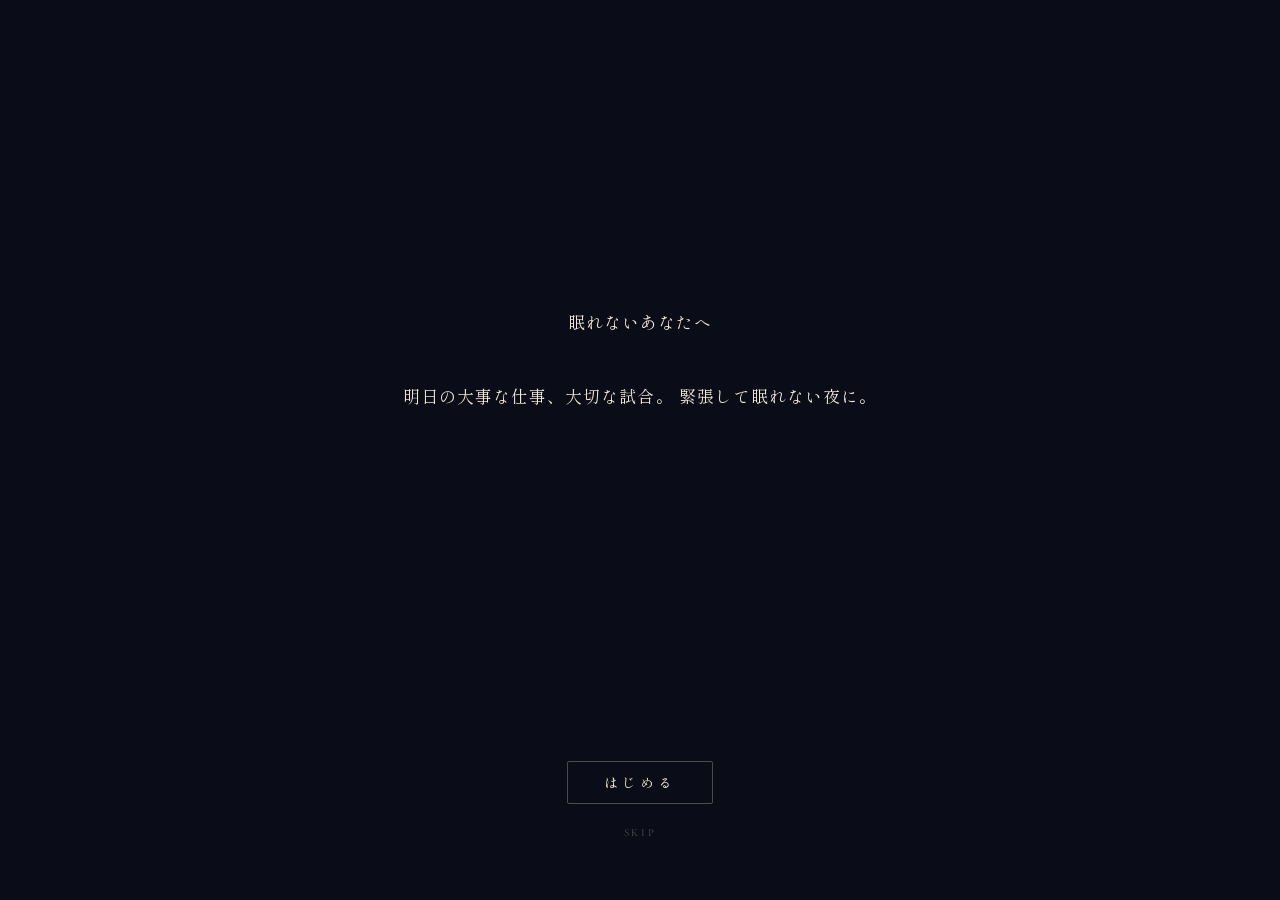
<file: index.html>
<!DOCTYPE html>
<html lang="ja">
<head>
<meta charset="UTF-8">
<meta name="viewport" content="width=device-width, initial-scale=1.0, maximum-scale=1.0, viewport-fit=cover">
<title>凪 - 478</title>
<meta name="theme-color" content="#151829">
<meta name="apple-mobile-web-app-capable" content="yes">
<meta name="apple-mobile-web-app-status-bar-style" content="black-translucent">
<meta name="apple-mobile-web-app-title" content="凪 - 478">
<!-- タブ icon: 先に data URL（相対パス解決の失敗・file:// でも表示）。続けてファイル（更新時 v を上げる） -->
<link rel="icon" type="image/svg+xml" href="data:image/svg+xml,%3Csvg%20xmlns%3D%22http%3A%2F%2Fwww.w3.org%2F2000%2Fsvg%22%20viewBox%3D%220%200%2032%2032%22%3E%20%3Cdefs%3E%20%3CclipPath%20id%3D%22round%22%3E%20%3Ccircle%20cx%3D%2216%22%20cy%3D%2216%22%20r%3D%2216%22%2F%3E%20%3C%2FclipPath%3E%20%3C%2Fdefs%3E%20%3Cg%20clip-path%3D%22url(%23round)%22%3E%20%3Crect%20width%3D%2232%22%20height%3D%2232%22%20x%3D%220%22%20y%3D%220%22%20fill%3D%22%23151829%22%2F%3E%20%3C%2Fg%3E%20%3Ccircle%20cx%3D%2216%22%20cy%3D%2216%22%20r%3D%2214.35%22%20fill%3D%22none%22%20stroke%3D%22rgba(230%2C%20195%2C%20150%2C%200.58)%22%20stroke-width%3D%221.1%22%2F%3E%20%3C%2Fsvg%3E">
<link rel="icon" type="image/svg+xml" href="./favicon.svg?v=7">
<link rel="apple-touch-icon" href="./pwa-icon.png">
<link rel="manifest" href="./manifest.webmanifest">
<link rel="preconnect" href="https://fonts.googleapis.com">
<link rel="preconnect" href="https://fonts.gstatic.com" crossorigin>
<link href="https://fonts.googleapis.com/css2?family=Shippori+Mincho:wght@400;500;600&family=Cormorant+Garamond:ital,wght@0,300;0,400;1,300;1,400&display=swap" rel="stylesheet">
<link rel="stylesheet" href="nagi478.css">
</head>
<body>
  <!-- Block: main UI（タイトル・呼吸・フェーズ・案内・時間・開始） -->
  <main class="app">
    <!-- タイトル帯 -->
    <header class="header">
      <h1 class="title">凪</h1>
      <div class="title-en-scroll">
        <div class="title-en-viewport">
          <div class="title-en-track">
            <p class="title-en-line">It describes the ocean's surface</p>
            <p class="title-en-line">when the wind dies down,</p>
            <p class="title-en-line">leaving it perfectly still without a single ripple.</p>
            <p class="title-en-line" aria-hidden="true">It describes the ocean's surface</p>
          </div>
        </div>
      </div>
    </header>

    <!-- 呼吸アニメーション（円の拡縮） -->
    <div class="breath-visual" id="breathVisual">
      <div class="breath-circle" id="breathCircle"></div>
      <div class="breath-core"></div>
    </div>

    <!-- 現在フェーズ（日/英） -->
    <div class="phase-area">
      <div class="phase-label" id="phaseLabel">—</div>
      <div class="phase-en" id="phaseEn">ready</div>
    </div>

    <!-- 吸 / 止 / 吐 インジケータ -->
    <div class="position-guide" id="positionGuide">
      <div class="position-item" data-phase="inhale">
        <div class="position-step" aria-hidden="true">4</div>
        <div class="position-dot"></div>
        <div class="position-label">吸</div>
      </div>
      <div class="position-item" data-phase="hold">
        <div class="position-step" aria-hidden="true">7</div>
        <div class="position-dot"></div>
        <div class="position-label">止</div>
      </div>
      <div class="position-item" data-phase="exhale">
        <div class="position-step" aria-hidden="true">8</div>
        <div class="position-dot"></div>
        <div class="position-label">吐</div>
      </div>
    </div>

    <!-- duration 選択後に表示：残り時間（数字のみ）→（分選択）→ Start -->
    <div class="controls" id="controls">
      <div class="info-row" id="infoRow">
        <div class="time-remaining" id="timeRemaining" aria-live="polite">—</div>
      </div>
      <div class="minutes-selector" id="minutesSelector">
        <label for="minutesInput">duration</label>
        <div class="minutes-group">
          <select id="minutesInput" class="minutes-select" aria-label="Duration minutes">
            <option value="" selected disabled>—</option>
            <option value="1">1</option>
            <option value="2">2</option>
            <option value="3">3</option>
            <option value="4">4</option>
            <option value="5">5</option>
            <option value="6">6</option>
            <option value="7">7</option>
            <option value="8">8</option>
            <option value="9">9</option>
            <option value="10">10</option>
            <option value="11">11</option>
            <option value="12">12</option>
            <option value="13">13</option>
            <option value="14">14</option>
            <option value="15">15</option>
          </select>
          <span class="minutes-unit">min</span>
        </div>
      </div>
      <button type="button" class="start-btn" id="startBtn">Start</button>
      <div class="session-actions" id="sessionActions" aria-hidden="true">
        <button type="button" class="session-btn pause-btn" id="pauseBtn">Pause</button>
        <button type="button" class="session-btn stop-btn" id="stopBtn">Stop</button>
      </div>
      <div class="selected-duration" id="selectedDuration">—</div>
    </div>
  </main>

  <!-- Block: 暗転レイヤ（z-index 上。JS で .active / .dismissing） -->
  <div class="dim-overlay" id="dimOverlay"></div>

  <!-- Block: 「目を閉じて」メッセージ（静寂演出） -->
  <div class="eyes-message" id="eyesMessage">
    <div class="eyes-message-main">目を閉じて</div>
    <div class="eyes-message-sub">close your eyes</div>
  </div>

  <!-- Block: チュートリアル（初回案内、z-index 200） -->
  <div id="tutorialOverlay" class="tutorial-overlay">
    <div class="tutorial-main">
      <p id="tutorialText" class="tutorial-text"></p>
      <div id="tutorialGuide" class="tutorial-guide" hidden>
        <div class="tutorial-guide-item" data-phase="inhale">
          <div class="tutorial-guide-dot"></div>
          <span class="tutorial-guide-label">吸う</span>
        </div>
        <div class="tutorial-guide-item" data-phase="hold">
          <div class="tutorial-guide-dot"></div>
          <span class="tutorial-guide-label">止める</span>
        </div>
        <div class="tutorial-guide-item" data-phase="exhale">
          <div class="tutorial-guide-dot"></div>
          <span class="tutorial-guide-label">吐く</span>
        </div>
      </div>
    </div>
    <div class="tutorial-footer">
      <button id="tutorialStart" class="tutorial-start hidden">はじめる</button>
      <button id="tutorialNext" class="tutorial-next hidden">next</button>
      <button id="tutorialSkip" class="tutorial-skip">skip</button>
    </div>
  </div>

  <script src="nagi478.js"></script>
  <script>
    if ('serviceWorker' in navigator) {
      window.addEventListener('load', () => {
        navigator.serviceWorker.register('./sw.js').catch(() => {});
      });
    }
  </script>
</body>
</html>
</file>
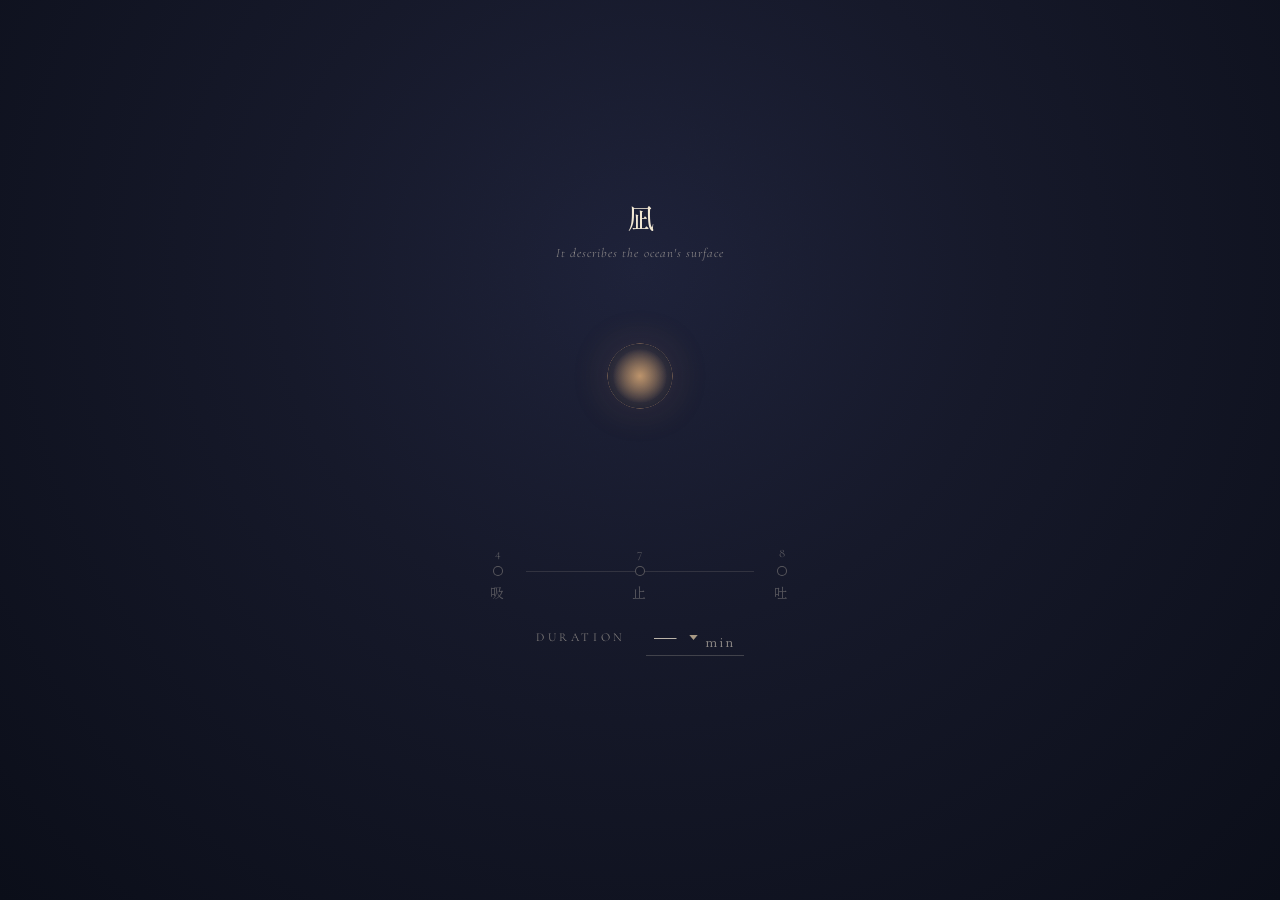
<file: Nagi478.html>
<!DOCTYPE html>
<html lang="ja">
<head>
<meta charset="UTF-8">
<meta name="viewport" content="width=device-width, initial-scale=1.0, maximum-scale=1.0, viewport-fit=cover">
<title>凪 - 478</title>
<!-- タブ icon: 先に data URL（相対パス解決の失敗・file:// でも表示）。続けてファイル（更新時 v を上げる） -->
<link rel="icon" type="image/svg+xml" href="data:image/svg+xml,%3Csvg%20xmlns%3D%22http%3A%2F%2Fwww.w3.org%2F2000%2Fsvg%22%20viewBox%3D%220%200%2032%2032%22%3E%20%3Cdefs%3E%20%3CclipPath%20id%3D%22round%22%3E%20%3Ccircle%20cx%3D%2216%22%20cy%3D%2216%22%20r%3D%2216%22%2F%3E%20%3C%2FclipPath%3E%20%3C%2Fdefs%3E%20%3Cg%20clip-path%3D%22url(%23round)%22%3E%20%3Crect%20width%3D%2232%22%20height%3D%2232%22%20x%3D%220%22%20y%3D%220%22%20fill%3D%22%23151829%22%2F%3E%20%3C%2Fg%3E%20%3Ccircle%20cx%3D%2216%22%20cy%3D%2216%22%20r%3D%2214.35%22%20fill%3D%22none%22%20stroke%3D%22rgba(230%2C%20195%2C%20150%2C%200.58)%22%20stroke-width%3D%221.1%22%2F%3E%20%3C%2Fsvg%3E">
<link rel="icon" type="image/svg+xml" href="./favicon.svg?v=7">
<link rel="apple-touch-icon" href="./favicon.svg?v=7">
<link rel="preconnect" href="https://fonts.googleapis.com">
<link rel="preconnect" href="https://fonts.gstatic.com" crossorigin>
<link href="https://fonts.googleapis.com/css2?family=Shippori+Mincho:wght@400;500;600&family=Cormorant+Garamond:ital,wght@0,300;0,400;1,300;1,400&display=swap" rel="stylesheet">
<link rel="stylesheet" href="Nagi478.css">
</head>
<body>
  <!-- Block: main UI（タイトル・呼吸・フェーズ・案内・時間・開始） -->
  <main class="app">
    <!-- タイトル帯 -->
    <header class="header">
      <h1 class="title">凪</h1>
      <div class="title-en-scroll">
        <div class="title-en-viewport">
          <div class="title-en-track">
            <p class="title-en-line">It describes the ocean's surface</p>
            <p class="title-en-line">when the wind dies down,</p>
            <p class="title-en-line">leaving it perfectly still without a single ripple.</p>
            <p class="title-en-line" aria-hidden="true">It describes the ocean's surface</p>
          </div>
        </div>
      </div>
    </header>

    <!-- 呼吸アニメーション（円の拡縮） -->
    <div class="breath-visual" id="breathVisual">
      <div class="breath-circle" id="breathCircle"></div>
      <div class="breath-core"></div>
    </div>

    <!-- 現在フェーズ（日/英） -->
    <div class="phase-area">
      <div class="phase-label" id="phaseLabel">—</div>
      <div class="phase-en" id="phaseEn">ready</div>
    </div>

    <!-- 吸 / 止 / 吐 インジケータ -->
    <div class="position-guide" id="positionGuide">
      <div class="position-item" data-phase="inhale">
        <div class="position-step" aria-hidden="true">4</div>
        <div class="position-dot"></div>
        <div class="position-label">吸</div>
      </div>
      <div class="position-item" data-phase="hold">
        <div class="position-step" aria-hidden="true">7</div>
        <div class="position-dot"></div>
        <div class="position-label">止</div>
      </div>
      <div class="position-item" data-phase="exhale">
        <div class="position-step" aria-hidden="true">8</div>
        <div class="position-dot"></div>
        <div class="position-label">吐</div>
      </div>
    </div>

    <!-- duration 選択後に表示：残り時間（数字のみ）→（分選択）→ Start -->
    <div class="controls" id="controls">
      <div class="info-row" id="infoRow">
        <div class="time-remaining" id="timeRemaining" aria-live="polite">—</div>
      </div>
      <div class="minutes-selector" id="minutesSelector">
        <label for="minutesInput">duration</label>
        <div class="minutes-group">
          <select id="minutesInput" class="minutes-select" aria-label="Duration minutes">
            <option value="" selected disabled>—</option>
            <option value="1">1</option>
            <option value="2">2</option>
            <option value="3">3</option>
            <option value="4">4</option>
            <option value="5">5</option>
            <option value="6">6</option>
            <option value="7">7</option>
            <option value="8">8</option>
            <option value="9">9</option>
            <option value="10">10</option>
            <option value="11">11</option>
            <option value="12">12</option>
            <option value="13">13</option>
            <option value="14">14</option>
            <option value="15">15</option>
          </select>
          <span class="minutes-unit">min</span>
        </div>
      </div>
      <button type="button" class="start-btn" id="startBtn">Start</button>
      <div class="session-actions" id="sessionActions" aria-hidden="true">
        <button type="button" class="session-btn pause-btn" id="pauseBtn">Pause</button>
        <button type="button" class="session-btn stop-btn" id="stopBtn">Stop</button>
      </div>
      <div class="selected-duration" id="selectedDuration">—</div>
    </div>
  </main>

  <!-- Block: 暗転レイヤ（z-index 上。JS で .active / .dismissing） -->
  <div class="dim-overlay" id="dimOverlay"></div>

  <!-- Block: 「目を閉じて」メッセージ（静寂演出） -->
  <div class="eyes-message" id="eyesMessage">
    <div class="eyes-message-main">目を閉じて</div>
    <div class="eyes-message-sub">close your eyes</div>
  </div>

  <script src="Nagi478.js"></script>
</body>
</html>
</file>
<file: nagi478.css>
/* ========================================================================
     Nagi478.css ブロック索引（上→下。ルールの元順は維持しカスケード不変）
     A トークン | B リセット&ページ(body, ::before) | C .app&ヘッダー
     D 呼吸円&リング&phase | E 残り時間&controls&hint
     F @media(高さ/幅) | G 位置インジケータ | H 暗転&dim-mode | I eyes-message
     ======================================================================== */
  /* —— A. デザイントークン —— */
  :root {
    --bg-deep: #0a0d18;
    --bg-mid: #151829;
    --bg-soft: #1d2138;
    --text-primary: #f2e8d4;
    --text-muted: rgba(242, 232, 212, 0.55);
    --text-faint: rgba(242, 232, 212, 0.3);
    --accent: #d4a574;
    --accent-soft: rgba(212, 165, 116, 0.4);
    --accent-glow: rgba(212, 165, 116, 0.25);
    --font-jp: 'Shippori Mincho', serif;
    --font-en: 'Cormorant Garamond', serif;
    /* 縦余白: rem 基準 + 控えめな vh（詰まり / 取り伸ばしの両方を抑える） */
    --v-tight: clamp(0.45rem, 0.36rem + 0.4vh, 0.6rem);
    --v-comfort: clamp(0.58rem, 0.44rem + 0.55vh, 0.78rem);
    --v-relax: clamp(0.7rem, 0.5rem + 0.7vh, 0.95rem);
    --v-block: clamp(0.85rem, 0.6rem + 0.7vh, 1.1rem);
    /* 吸止吐バー直後（サイクル行まで）をやや空ける */
    --v-after-guide: clamp(1rem, 0.72rem + 0.65vh, 1.22rem);
  }

  * { box-sizing: border-box; margin: 0; padding: 0; }

  /* —— B. リセット & ページ枠（1 画面内に収め縦スクロールなし。セーフエリア考慮） —— */
  html {
    min-height: 100%;
    height: 100%;
    overflow: hidden;
    background: #0a0d18;
  }

  body {
    font-family: var(--font-jp);
    background:
      radial-gradient(ellipse at 50% 30%, var(--bg-soft) 0%, var(--bg-mid) 40%, var(--bg-deep) 100%);
    color: var(--text-primary);
    min-height: 100vh;
    min-height: 100dvh;
    height: 100dvh;
    max-height: 100dvh;
    display: flex;
    flex-direction: column;
    align-items: center;
    margin: 0;
    position: relative;
    overflow: hidden;
    -webkit-overflow-scrolling: auto;
    /* 1 画面内＋上下にやや余白（セーフエリア併用） */
    padding:
      max(0.58rem, env(safe-area-inset-top, 0px))
      max(0.45rem, env(safe-area-inset-right, 0px))
      max(0.55rem, env(safe-area-inset-bottom, 0px))
      max(0.45rem, env(safe-area-inset-left, 0px));
    box-sizing: border-box;
    -webkit-font-smoothing: antialiased;
    user-select: none;
    -webkit-tap-highlight-color: transparent;
  }

  /* 背景グレイン（擬似） */
  body::before {
    content: '';
    position: fixed;
    inset: 0;
    background-image: url("data:image/svg+xml;utf8,<svg xmlns='http://www.w3.org/2000/svg' width='200' height='200'><filter id='n'><feTurbulence type='fractalNoise' baseFrequency='0.85' numOctaves='2' stitchTiles='stitch'/><feColorMatrix values='0 0 0 0 0.9  0 0 0 0 0.85  0 0 0 0 0.7  0 0 0 0.5 0'/></filter><rect width='100%25' height='100%25' filter='url(%23n)' opacity='0.12'/></svg>");
    pointer-events: none;
    mix-blend-mode: overlay;
    z-index: 1;
  }

  /* —— C. メインラッパ & タイトル帯 —— */
  .app {
    position: relative;
    z-index: 3;
    text-align: center;
    padding: var(--v-comfort) 1.2rem var(--v-tight);
    width: 100%;
    max-width: 520px;
    flex: 0 1 auto;
    min-height: 0;
    margin: auto; /* 縦中央寄せ（1画面内） */
  }

  .header {
    margin-bottom: var(--v-block);
  }

  .title {
    font-size: 1.7rem;
    font-weight: 500;
    letter-spacing: 0.45em;
    margin-left: 0.5em;
    color: var(--text-primary);
    margin-bottom: 0.2rem;
  }

  /* 英語副題：各スロット高さ=窓と同一にし、次行が一瞬でも見えないようにする */
  .title-en-scroll {
    --title-en-vh: 1.7rem;
    /* 1 周 21.2s = 3.8s 表示×4 行 + 2s 行間スライド×3 */
    --title-en-cycle: 21.2s;
    max-width: 20rem;
    margin: 0 auto;
    width: 100%;
  }
  .title-en-viewport {
    height: var(--title-en-vh);
    overflow: hidden;
    position: relative;
    contain: content;
  }
  .title-en-track {
    will-change: transform, opacity;
    animation: titleEnVScroll var(--title-en-cycle, 21.2s) linear infinite;
    opacity: 1;
  }
  /* 各段 1.7rem。行間スライドの中間で opacity を下げて色を薄く */
  @keyframes titleEnVScroll {
    0%,
    17.925% {
      transform: translateY(0);
      opacity: 1;
    }
    22.642% {
      transform: translateY(calc(-0.5 * var(--title-en-vh, 1.7rem)));
      opacity: 0.32;
    }
    27.359%,
    45.283% {
      transform: translateY(calc(-1 * var(--title-en-vh, 1.7rem)));
      opacity: 1;
    }
    50% {
      transform: translateY(calc(-1.5 * var(--title-en-vh, 1.7rem)));
      opacity: 0.32;
    }
    54.717%,
    72.642% {
      transform: translateY(calc(-2 * var(--title-en-vh, 1.7rem)));
      opacity: 1;
    }
    77.359% {
      transform: translateY(calc(-2.5 * var(--title-en-vh, 1.7rem)));
      opacity: 0.32;
    }
    82.075%,
    100% {
      transform: translateY(calc(-3 * var(--title-en-vh, 1.7rem)));
      opacity: 1;
    }
  }
  .title-en-line {
    font-family: var(--font-en);
    font-style: italic;
    font-size: clamp(0.66rem, 1.5vw, 0.8rem);
    color: var(--text-muted);
    font-weight: 300;
    letter-spacing: 0.08em;
    line-height: 1.12;
    margin: 0;
    display: flex;
    align-items: center;
    justify-content: center;
    text-align: center;
    padding: 0 0.15rem;
    box-sizing: border-box;
    height: var(--title-en-vh, 1.7rem);
    min-height: var(--title-en-vh, 1.7rem);
    flex-shrink: 0;
    overflow: hidden;
  }
  .title-en-line:nth-child(2) {
    line-height: 1.05;
  }
  .title-en-line:nth-child(3) {
    font-size: clamp(0.62rem, 1.4vw, 0.72rem);
    line-height: 1.1;
  }
  @media (prefers-reduced-motion: reduce) {
    .title-en-viewport {
      height: auto;
      overflow: visible;
    }
    .title-en-track {
      animation: none;
      opacity: 1;
    }
    .title-en-line[aria-hidden='true'] {
      display: none;
    }
    .title-en-line {
      height: auto;
      min-height: 0;
    }
    .title-en-line + .title-en-line {
      margin-top: 0.35em;
    }
  }

  /* —— D. 呼吸ビジュアル（円アニメ・脈打ちリング） —— */
  .breath-visual {
    position: relative;
    width: 186px;
    height: 186px;
    margin: 0 auto var(--v-relax);
    display: flex;
    align-items: center;
    justify-content: center;
  }

  .breath-circle {
    position: absolute;
    width: 100%;
    height: 100%;
    border-radius: 50%;
    background: radial-gradient(circle,
      rgba(212, 165, 116, 0.18) 0%,
      rgba(212, 165, 116, 0.05) 55%,
      transparent 75%);
    border: 1px solid var(--accent-soft);
    transform: scale(0.35);
    will-change: transform;
  }
  .breath-circle.inhale-anim {
    transform: scale(1);
    transition: transform 4s cubic-bezier(0.45, 0.05, 0.4, 1);
  }
  .breath-circle.hold-anim {
    transform: scale(1);
  }
  .breath-circle.exhale-anim {
    transform: scale(0.35);
    transition: transform 8s cubic-bezier(0.45, 0.05, 0.4, 1);
  }

  .breath-core {
    position: relative;
    width: 54px;
    height: 54px;
    border-radius: 50%;
    background: radial-gradient(circle,
      var(--accent) 0%,
      rgba(212, 165, 116, 0.5) 40%,
      rgba(212, 165, 116, 0.1) 70%,
      transparent 100%);
    box-shadow: 0 0 50px var(--accent-glow), 0 0 100px rgba(212, 165, 116, 0.1);
    opacity: 0.85;
  }

  .pulse-ring {
    position: absolute;
    top: 50%; left: 50%;
    width: 86px; height: 86px;
    margin-top: -43px; margin-left: -43px;
    border-radius: 50%;
    border: 1.2px solid rgba(212, 165, 116, 0.6);
    opacity: 0;
    pointer-events: none;
  }
  .pulse-ring.active {
    animation: pulse-expand 1s cubic-bezier(0.2, 0.6, 0.3, 1) forwards;
  }
  @keyframes pulse-expand {
    0% { transform: scale(0.7); opacity: 0.9; }
    100% { transform: scale(2.4); opacity: 0; }
  }

  /* フェーズ文言 */
  .phase-area {
    min-height: 48px;
    margin-bottom: var(--v-comfort);
  }

  .phase-label {
    font-size: 1.4rem;
    font-weight: 400;
    color: var(--text-primary);
    min-height: 1.4rem;
    letter-spacing: 0.1em;
    opacity: 0;
    transition: opacity 0.6s ease;
  }
  .phase-label.visible { opacity: 1; }

  .phase-en {
    font-family: var(--font-en);
    font-style: italic;
    font-size: 0.82rem;
    letter-spacing: 0.25em;
    color: var(--text-muted);
    margin-top: 0.2rem;
    text-transform: lowercase;
    min-height: 0.95rem;
    opacity: 0;
    transition: opacity 0.6s ease;
  }
  .phase-en.visible { opacity: 1; }

  /* —— E. 残り時間（数字のみ）& 分・開始（.info-row は #controls 内。duration 選択後に表示） —— */
  .info-row {
    display: flex;
    justify-content: center;
    align-items: center;
    width: 100%;
    margin: 0;
    /* 上: 罫線の下に「1 本」分の余白を足す | 下: .controls の gap だけに任せ、二重にならないよう margin なし */
    padding-top: calc(var(--v-comfort) + var(--v-tight));
    border-top: 1px solid rgba(242, 232, 212, 0.1);
  }

  .time-remaining {
    font-family: var(--font-jp);
    font-size: 1.28rem;
    color: var(--text-primary);
    font-weight: 500;
    letter-spacing: 0.1em;
    font-feature-settings: 'palt' 1;
    line-height: 1.2;
    min-height: 1.35em;
  }

  .controls {
    display: flex;
    flex-direction: column;
    align-items: center;
    gap: var(--v-comfort);
  }

  /* 分を選ぶまで：残り時間も非表示 */
  .controls:not(.duration-picked) .info-row {
    display: none;
  }
  /* duration -> Start の切替をふんわり見せる */
  .minutes-selector {
    opacity: 1;
    transform: translateY(0);
    max-height: 4rem;
    overflow: hidden;
    visibility: visible;
    will-change: opacity, transform, max-height;
    transition:
      opacity 1.15s ease,
      transform 1.15s ease,
      max-height 1.15s ease,
      visibility 0s linear;
    transition-delay: 0.14s;
  }
  .controls.duration-picked .minutes-selector {
    /* flex から外し、info-row と start のあいだの gap が二重にならないようにする */
    display: none;
  }
  .start-btn {
    opacity: 0;
    transform: translateY(6px);
    max-height: 0;
    overflow: hidden;
    pointer-events: none;
    transition:
      opacity 1.05s ease,
      transform 1.05s ease,
      max-height 1.05s ease,
      border-color 0.35s ease,
      background 0.35s ease,
      color 0.35s ease,
      box-shadow 0.35s ease;
  }
  .controls.start-revealed .start-btn {
    opacity: 1;
    transform: translateY(0);
    max-height: 3.2rem;
    pointer-events: auto;
  }
  .controls.start-revealed.session-running .start-btn {
    display: none;
  }
  .session-actions {
    display: none;
    flex-wrap: wrap;
    align-items: center;
    justify-content: center;
    gap: 0.65rem;
    width: 100%;
  }
  .controls.session-running .session-actions {
    display: flex;
  }
  .selected-duration {
    opacity: 0;
    transform: translateY(4px);
    max-height: 0;
    overflow: hidden;
    color: #ffffff;
    font-family: var(--font-jp);
    font-size: 1rem;
    font-weight: 500;
    letter-spacing: 0.08em;
    line-height: 1.2;
    transition: opacity 1.1s ease, transform 1.1s ease, max-height 1.1s ease;
  }
  .controls.start-revealed .selected-duration {
    opacity: 1;
    transform: translateY(0);
    max-height: 1.6rem;
  }
  .controls.duration-picked {
    gap: var(--v-relax);
  }

  .minutes-selector {
    display: flex;
    align-items: center;
    gap: 1.25rem;
  }

  .minutes-selector label {
    font-family: var(--font-en);
    font-size: 0.75rem;
    letter-spacing: 0.3em;
    color: var(--text-muted);
    text-transform: uppercase;
    font-weight: 300;
  }

  .minutes-group {
    display: flex;
    align-items: baseline;
    gap: 0.4rem;
    border-bottom: 1px solid rgba(242, 232, 212, 0.2);
    padding: 0.2rem 0.5rem 0.1rem 0.5rem;
  }

  .minutes-select {
    appearance: none;
    -webkit-appearance: none;
    -moz-appearance: none;
    background: transparent;
    color: var(--text-primary);
    font-family: var(--font-jp);
    font-size: 1.35rem;
    font-weight: 500;
    min-width: 2.8rem;
    text-align: left;
    text-align-last: left;
    outline: none;
    cursor: pointer;
    border: none;
    padding: 0 1.1rem 0 0;
    background-image: url("data:image/svg+xml,%3Csvg xmlns='http://www.w3.org/2000/svg' width='10' height='6' viewBox='0 0 10 6'%3E%3Cpath fill='%23a89a85' d='M0 0h10L5 6z'/%3E%3C/svg%3E");
    background-repeat: no-repeat;
    background-position: right 0.05rem center;
    background-size: 9px 5px;
  }
  .minutes-select:focus {
    color: var(--text-primary);
  }
  .minutes-select option {
    background: var(--bg-soft);
    color: var(--text-primary);
    font-family: var(--font-jp);
  }

  .minutes-unit {
    font-size: 0.8rem;
    color: var(--text-muted);
    letter-spacing: 0.2em;
    text-transform: lowercase;
  }

  /* 残り時間表示とトーンを揃えた Start ボタン */
  .start-btn {
    background: rgba(29, 33, 56, 0.35);
    border: 1px solid rgba(242, 232, 212, 0.12);
    color: var(--text-primary);
    padding: 0.75rem 1.75rem;
    min-width: 10rem;
    font-family: var(--font-en);
    font-size: 0.72rem;
    font-weight: 400;
    font-style: normal;
    letter-spacing: 0.32em;
    text-transform: uppercase;
    cursor: pointer;
    position: relative;
  }

  .start-btn::before {
    content: '';
    position: absolute;
    inset: -1px;
    border: 1px solid transparent;
    background: linear-gradient(135deg, transparent, var(--accent-glow), transparent) border-box;
    -webkit-mask: linear-gradient(#fff 0 0) padding-box, linear-gradient(#fff 0 0);
    -webkit-mask-composite: xor;
    mask-composite: exclude;
    opacity: 0;
    transition: opacity 0.4s ease;
  }

  .start-btn:hover {
    background: rgba(212, 165, 116, 0.07);
    border-color: var(--accent-soft);
    color: var(--text-primary);
    box-shadow: 0 0 24px var(--accent-glow);
  }

  .start-btn:hover::before {
    opacity: 1;
  }

  .start-btn .char {
    display: inline-block;
  }

  /* セッション中：Start と同じ面・枠。文字色のみ橙 / 赤 */
  .session-btn {
    font-family: var(--font-en);
    font-size: 0.72rem;
    font-weight: 400;
    font-style: normal;
    letter-spacing: 0.2em;
    text-transform: uppercase;
    padding: 0.75rem 1.1rem;
    min-width: 6.5rem;
    background: rgba(29, 33, 56, 0.35);
    border: 1px solid rgba(242, 232, 212, 0.12);
    cursor: pointer;
    position: relative;
    transition: background 0.35s ease, border-color 0.35s ease, box-shadow 0.35s ease, color 0.35s ease;
  }
  .session-btn::before {
    content: '';
    position: absolute;
    inset: -1px;
    border: 1px solid transparent;
    background: linear-gradient(135deg, transparent, var(--accent-glow), transparent) border-box;
    -webkit-mask: linear-gradient(#fff 0 0) padding-box, linear-gradient(#fff 0 0);
    -webkit-mask-composite: xor;
    mask-composite: exclude;
    opacity: 0;
    pointer-events: none;
    transition: opacity 0.4s ease;
  }
  .session-btn:hover::before {
    opacity: 1;
  }
  .pause-btn {
    color: #c4a06c;
  }
  .pause-btn:hover {
    background: rgba(212, 165, 116, 0.07);
    border-color: var(--accent-soft);
    color: #d0b080;
    box-shadow: 0 0 24px var(--accent-glow);
  }
  .stop-btn {
    color: #b88888;
  }
  .stop-btn:hover {
    background: rgba(212, 165, 116, 0.07);
    border-color: var(--accent-soft);
    color: #c8a0a0;
    box-shadow: 0 0 24px var(--accent-glow);
  }

  .hint {
    font-family: var(--font-en);
    font-style: italic;
    font-size: 0.8rem;
    color: var(--text-faint);
    margin-top: var(--v-tight);
    letter-spacing: 0.1em;
    min-height: 1rem;
    transition: opacity 0.4s ease;
  }

  /* —— F. 表示領域がさらに狭い端末 —— */
  @media (max-height: 700px) {
    body {
      padding:
        max(0.4rem, env(safe-area-inset-top, 0px))
        max(0.4rem, env(safe-area-inset-right, 0px))
        max(0.4rem, env(safe-area-inset-bottom, 0px))
        max(0.4rem, env(safe-area-inset-left, 0px));
    }
    .app { padding: 0.44rem 1rem 0.36rem; }
    .header { margin-bottom: 0.54rem; }
    .title { font-size: 1.5rem; }
    .breath-visual { width: 170px; height: 170px; margin: 0 auto 0.48rem; }
    .breath-core { width: 50px; height: 50px; }
    .pulse-ring { width: 78px; height: 78px; margin-top: -39px; margin-left: -39px; }
    .phase-area { min-height: 44px; margin-bottom: 0.4rem; }
    .info-row { margin: 0; padding-top: calc(0.48rem + 0.32rem); }
    .position-guide { margin-bottom: 0.82rem; }
    .controls { gap: 0.5rem; }
    .controls.duration-picked { gap: 0.5rem; }
    .session-btn { font-size: 0.78rem; padding: 0.55rem 0.85rem; min-width: 5.6rem; }
  }

  @media (max-height: 620px) {
    .app { padding: 0.38rem 0.9rem 0.32rem; }
    .title-en-line { font-size: 0.78rem; }
    .breath-visual { width: 158px; height: 158px; margin: 0 auto 0.42rem; }
    .controls { gap: 0.48rem; }
    .position-guide { margin-bottom: 0.76rem; }
    .controls.duration-picked { gap: 0.48rem; }
    .selected-duration { font-size: 0.92rem; }
  }

  @media (max-width: 420px) {
    .title { font-size: 1.5rem; letter-spacing: 0.38em; }
    .position-guide { max-width: 260px; }
    .eyes-message-main { font-size: 1.5rem; letter-spacing: 0.38em; }
  }

  /* —— G. 位置インジケータ（吸/止/吐） ※F の @media より下に定義（カスケード意図） —— */
  .position-guide {
    display: flex;
    align-items: center;
    justify-content: space-between;
    width: 100%;
    max-width: 300px;
    margin: 0 auto var(--v-after-guide);
    position: relative;
    transition: opacity 3.5s cubic-bezier(0.4, 0, 0.2, 1);
  }

  /* 3点をつなぐ薄い水平線（4/7/8 の下・丸の高さ方向の中央） */
  .position-guide::before {
    content: '';
    position: absolute;
    top: calc(0.78rem + 0.4rem + 5px);
    left: 12%;
    right: 12%;
    height: 1px;
    background: rgba(242, 232, 212, 0.12);
    pointer-events: none;
  }

  .position-guide.hidden {
    opacity: 0;
    pointer-events: none;
  }

  .position-item {
    display: flex;
    flex-direction: column;
    align-items: center;
    gap: 0.4rem;
    position: relative;
    z-index: 1;
  }

  .position-step {
    font-family: var(--font-en);
    font-size: 0.78rem;
    font-weight: 400;
    line-height: 1;
    color: var(--text-faint);
    letter-spacing: 0.02em;
    user-select: none;
    transition: color 0.9s ease;
  }

  .position-item.active .position-step {
    color: var(--accent);
  }

  .position-dot {
    width: 10px;
    height: 10px;
    border-radius: 50%;
    background: var(--bg-mid); /* 背景と同色で線を隠す */
    border: 1.5px solid rgba(242, 232, 212, 0.3);
    transition: all 0.9s cubic-bezier(0.4, 0, 0.2, 1);
  }

  .position-item.active .position-dot {
    background: var(--accent);
    border-color: var(--accent);
    box-shadow: 0 0 18px var(--accent-glow), 0 0 6px var(--accent);
    transform: scale(1.5);
  }

  .position-label {
    font-family: var(--font-jp);
    font-size: 0.85rem;
    letter-spacing: 0.15em;
    color: var(--text-faint);
    transition: color 0.9s ease;
  }

  .position-item.active .position-label {
    color: var(--text-primary);
  }

  /* —— H. 全画面暗転オーバーレイ + body.dim-mode —— */
  .dim-overlay {
    position: fixed;
    inset: 0;
    background: #000;
    opacity: 0;
    pointer-events: none;
    z-index: 4;
    transition: opacity 14s cubic-bezier(0.55, 0, 0.45, 1);
  }
  .dim-overlay.active {
    opacity: 0.93;
    pointer-events: auto;  /* タップを受け取る */
    cursor: pointer;
  }
  /* タップで暗転を解除するとき、14s ではなく短くフェードアウト */
  .dim-overlay.dismissing {
    transition: opacity 0.4s ease !important;
  }
  .dim-overlay.active.peek {
    opacity: 0 !important;
    pointer-events: none !important;
  }

  /* 暗転中は装飾・文字類を全て退場 */
  body.dim-mode .header,
  body.dim-mode .phase-area,
  body.dim-mode .info-row,
  body.dim-mode .controls,
  body.dim-mode .position-guide {
    opacity: 0;
    transition: opacity 7s cubic-bezier(0.4, 0, 0.2, 1);
  }

  /* タップ復帰 (peek): 一時的にUIを見せる */
  body.dim-mode.dim-peek .header,
  body.dim-mode.dim-peek .phase-area,
  body.dim-mode.dim-peek .info-row,
  body.dim-mode.dim-peek .controls {
    opacity: 1 !important;
    transition: opacity 0.5s ease !important;
  }

  /* —— I. 「目を閉じて」メッセージ —— */
  .eyes-message {
    position: fixed;
    top: 50%;
    left: 50%;
    transform: translate(-50%, calc(-50% + 8px)) scale(1.03);
    text-align: center;
    opacity: 0;
    pointer-events: none;
    z-index: 110;
    transition:
      opacity 4.5s cubic-bezier(0.33, 0, 0.2, 1),
      transform 6s cubic-bezier(0.33, 0, 0.2, 1);
    width: 90%;
    max-width: 500px;
  }
  .eyes-message.visible {
    opacity: 1;
    transform: translate(-50%, -50%) scale(1);
  }
  .eyes-message.fading {
    opacity: 0;
    transform: translate(-50%, calc(-50% - 6px)) scale(1.015);
    transition:
      opacity 5.5s cubic-bezier(0.4, 0, 0.6, 1),
      transform 7s cubic-bezier(0.4, 0, 0.6, 1);
  }
  .eyes-message-main {
    font-family: var(--font-jp);
    font-weight: 400;
    font-size: 1.9rem;
    letter-spacing: 0.55em;
    margin-left: 0.55em; /* letter-spacingの末尾補正 */
    color: var(--text-primary);
    margin-bottom: 1.1rem;
    text-shadow: 0 0 30px rgba(242, 232, 212, 0.15);
  }
  .eyes-message-sub {
    font-family: var(--font-en);
    font-style: italic;
    font-size: 0.9rem;
    letter-spacing: 0.35em;
    color: var(--text-muted);
    text-transform: lowercase;
  }

  /* ── Tutorial Overlay ────────────────────────────────────── */
  .tutorial-overlay {
    position: fixed;
    inset: 0;
    z-index: 200;
    background: var(--bg-deep);
    display: flex;
    flex-direction: column;
    align-items: center;
    justify-content: center;
    padding: 2.5rem 2rem 2rem;
    transition: opacity 1.5s ease;
  }
  .tutorial-overlay.dismissing {
    opacity: 0;
    pointer-events: none;
  }

  .tutorial-main {
    flex: 1;
    display: flex;
    flex-direction: column;
    align-items: center;
    justify-content: center;
    gap: 3rem;
    max-width: min(480px, 90vw);
    text-align: center;
  }

  .tutorial-text {
    font-family: var(--font-jp);
    font-size: clamp(0.9rem, 2.4vw, 1.05rem);
    color: var(--text-primary);
    line-height: 2.2;
    letter-spacing: 0.06em;
    opacity: 0;
    transition: opacity 1.5s ease;
    margin: 0;
  }
  .tutorial-text.visible { opacity: 1; }

  /* ミニポジションガイド */
  .tutorial-guide {
    display: flex;
    gap: 3.5rem;
    align-items: center;
    opacity: 0;
    transition: opacity 1s ease;
  }
  .tutorial-guide.visible { opacity: 1; }

  .tutorial-guide-item {
    display: flex;
    flex-direction: column;
    align-items: center;
    gap: 0.55rem;
  }
  .tutorial-guide-dot {
    width: 10px;
    height: 10px;
    border-radius: 50%;
    background: var(--text-faint);
    transition: background 0.4s ease, transform 0.4s ease, box-shadow 0.4s ease;
  }
  .tutorial-guide-label {
    font-family: var(--font-jp);
    font-size: 0.72rem;
    color: var(--text-muted);
    letter-spacing: 0.1em;
    transition: color 0.4s ease;
  }
  .tutorial-guide-item.active .tutorial-guide-dot {
    background: var(--accent);
    transform: scale(1.7);
    box-shadow: 0 0 10px var(--accent-glow);
  }
  .tutorial-guide-item.active .tutorial-guide-label {
    color: var(--accent);
  }

  /* フッターボタン群 */
  .tutorial-footer {
    display: flex;
    flex-direction: column;
    align-items: center;
    gap: 1.1rem;
    padding-bottom: 1.5rem;
  }

  .tutorial-start {
    font-family: var(--font-jp);
    font-size: 0.88rem;
    letter-spacing: 0.3em;
    color: var(--text-primary);
    background: none;
    border: 1px solid rgba(242, 232, 212, 0.28);
    padding: 0.65rem 2.2rem;
    border-radius: 2px;
    cursor: pointer;
    opacity: 0;
    transition: opacity 0.9s ease, background 0.3s ease, border-color 0.3s ease;
  }
  .tutorial-start.hidden { display: none; }
  .tutorial-start.visible { opacity: 1; }
  .tutorial-start:hover {
    background: rgba(242, 232, 212, 0.06);
    border-color: rgba(242, 232, 212, 0.45);
  }

  .tutorial-next {
    font-family: var(--font-en);
    font-size: 0.72rem;
    letter-spacing: 0.24em;
    text-transform: uppercase;
    color: var(--text-muted);
    background: none;
    border: none;
    cursor: pointer;
    padding: 0.3rem 0.5rem;
    opacity: 0;
    transition: color 0.3s ease, opacity 0.5s ease;
  }
  .tutorial-next.hidden { display: none; }
  .tutorial-next.visible { opacity: 1; }
  .tutorial-next:hover { color: var(--text-primary); }

  .tutorial-skip {
    font-family: var(--font-en);
    font-size: 0.68rem;
    letter-spacing: 0.24em;
    text-transform: uppercase;
    color: var(--text-faint);
    background: none;
    border: none;
    cursor: pointer;
    padding: 0.3rem 0.5rem;
    transition: color 0.3s ease;
  }
  .tutorial-skip:hover { color: var(--text-muted); }
</file>
<file: Nagi478.css>
/* ========================================================================
     Nagi478.css ブロック索引（上→下。ルールの元順は維持しカスケード不変）
     A トークン | B リセット&ページ(body, ::before) | C .app&ヘッダー
     D 呼吸円&リング&phase | E 残り時間&controls&hint
     F @media(高さ/幅) | G 位置インジケータ | H 暗転&dim-mode | I eyes-message
     ======================================================================== */
  /* —— A. デザイントークン —— */
  :root {
    --bg-deep: #0a0d18;
    --bg-mid: #151829;
    --bg-soft: #1d2138;
    --text-primary: #f2e8d4;
    --text-muted: rgba(242, 232, 212, 0.55);
    --text-faint: rgba(242, 232, 212, 0.3);
    --accent: #d4a574;
    --accent-soft: rgba(212, 165, 116, 0.4);
    --accent-glow: rgba(212, 165, 116, 0.25);
    --font-jp: 'Shippori Mincho', serif;
    --font-en: 'Cormorant Garamond', serif;
    /* 縦余白: rem 基準 + 控えめな vh（詰まり / 取り伸ばしの両方を抑える） */
    --v-tight: clamp(0.45rem, 0.36rem + 0.4vh, 0.6rem);
    --v-comfort: clamp(0.58rem, 0.44rem + 0.55vh, 0.78rem);
    --v-relax: clamp(0.7rem, 0.5rem + 0.7vh, 0.95rem);
    --v-block: clamp(0.85rem, 0.6rem + 0.7vh, 1.1rem);
    /* 吸止吐バー直後（サイクル行まで）をやや空ける */
    --v-after-guide: clamp(1rem, 0.72rem + 0.65vh, 1.22rem);
  }

  * { box-sizing: border-box; margin: 0; padding: 0; }

  /* —— B. リセット & ページ枠（1 画面内に収め縦スクロールなし。セーフエリア考慮） —— */
  html {
    min-height: 100%;
    height: 100%;
    overflow: hidden;
  }

  body {
    font-family: var(--font-jp);
    background:
      radial-gradient(ellipse at 50% 30%, var(--bg-soft) 0%, var(--bg-mid) 40%, var(--bg-deep) 100%);
    color: var(--text-primary);
    min-height: 100vh;
    min-height: 100dvh;
    height: 100dvh;
    max-height: 100dvh;
    display: flex;
    flex-direction: column;
    align-items: center;
    margin: 0;
    position: relative;
    overflow: hidden;
    -webkit-overflow-scrolling: auto;
    /* 1 画面内＋上下にやや余白（セーフエリア併用） */
    padding:
      max(0.58rem, env(safe-area-inset-top, 0px))
      max(0.45rem, env(safe-area-inset-right, 0px))
      max(0.55rem, env(safe-area-inset-bottom, 0px))
      max(0.45rem, env(safe-area-inset-left, 0px));
    box-sizing: border-box;
    -webkit-font-smoothing: antialiased;
    user-select: none;
    -webkit-tap-highlight-color: transparent;
  }

  /* 背景グレイン（擬似） */
  body::before {
    content: '';
    position: fixed;
    inset: 0;
    background-image: url("data:image/svg+xml;utf8,<svg xmlns='http://www.w3.org/2000/svg' width='200' height='200'><filter id='n'><feTurbulence type='fractalNoise' baseFrequency='0.85' numOctaves='2' stitchTiles='stitch'/><feColorMatrix values='0 0 0 0 0.9  0 0 0 0 0.85  0 0 0 0 0.7  0 0 0 0.5 0'/></filter><rect width='100%25' height='100%25' filter='url(%23n)' opacity='0.12'/></svg>");
    pointer-events: none;
    mix-blend-mode: overlay;
    z-index: 1;
  }

  /* —— C. メインラッパ & タイトル帯 —— */
  .app {
    position: relative;
    z-index: 3;
    text-align: center;
    padding: var(--v-comfort) 1.2rem var(--v-tight);
    width: 100%;
    max-width: 520px;
    flex: 0 1 auto;
    min-height: 0;
    margin: auto; /* 縦中央寄せ（1画面内） */
  }

  .header {
    margin-bottom: var(--v-block);
  }

  .title {
    font-size: 1.7rem;
    font-weight: 500;
    letter-spacing: 0.45em;
    margin-left: 0.5em;
    color: var(--text-primary);
    margin-bottom: 0.2rem;
  }

  /* 英語副題：各スロット高さ=窓と同一にし、次行が一瞬でも見えないようにする */
  .title-en-scroll {
    --title-en-vh: 1.7rem;
    /* 1 周 21.2s = 3.8s 表示×4 行 + 2s 行間スライド×3 */
    --title-en-cycle: 21.2s;
    max-width: 20rem;
    margin: 0 auto;
    width: 100%;
  }
  .title-en-viewport {
    height: var(--title-en-vh);
    overflow: hidden;
    position: relative;
    contain: content;
  }
  .title-en-track {
    will-change: transform, opacity;
    animation: titleEnVScroll var(--title-en-cycle, 21.2s) linear infinite;
    opacity: 1;
  }
  /* 各段 1.7rem。行間スライドの中間で opacity を下げて色を薄く */
  @keyframes titleEnVScroll {
    0%,
    17.925% {
      transform: translateY(0);
      opacity: 1;
    }
    22.642% {
      transform: translateY(calc(-0.5 * var(--title-en-vh, 1.7rem)));
      opacity: 0.32;
    }
    27.359%,
    45.283% {
      transform: translateY(calc(-1 * var(--title-en-vh, 1.7rem)));
      opacity: 1;
    }
    50% {
      transform: translateY(calc(-1.5 * var(--title-en-vh, 1.7rem)));
      opacity: 0.32;
    }
    54.717%,
    72.642% {
      transform: translateY(calc(-2 * var(--title-en-vh, 1.7rem)));
      opacity: 1;
    }
    77.359% {
      transform: translateY(calc(-2.5 * var(--title-en-vh, 1.7rem)));
      opacity: 0.32;
    }
    82.075%,
    100% {
      transform: translateY(calc(-3 * var(--title-en-vh, 1.7rem)));
      opacity: 1;
    }
  }
  .title-en-line {
    font-family: var(--font-en);
    font-style: italic;
    font-size: clamp(0.66rem, 1.5vw, 0.8rem);
    color: var(--text-muted);
    font-weight: 300;
    letter-spacing: 0.08em;
    line-height: 1.12;
    margin: 0;
    display: flex;
    align-items: center;
    justify-content: center;
    text-align: center;
    padding: 0 0.15rem;
    box-sizing: border-box;
    height: var(--title-en-vh, 1.7rem);
    min-height: var(--title-en-vh, 1.7rem);
    flex-shrink: 0;
    overflow: hidden;
  }
  .title-en-line:nth-child(2) {
    line-height: 1.05;
  }
  .title-en-line:nth-child(3) {
    font-size: clamp(0.62rem, 1.4vw, 0.72rem);
    line-height: 1.1;
  }
  @media (prefers-reduced-motion: reduce) {
    .title-en-viewport {
      height: auto;
      overflow: visible;
    }
    .title-en-track {
      animation: none;
      opacity: 1;
    }
    .title-en-line[aria-hidden='true'] {
      display: none;
    }
    .title-en-line {
      height: auto;
      min-height: 0;
    }
    .title-en-line + .title-en-line {
      margin-top: 0.35em;
    }
  }

  /* —— D. 呼吸ビジュアル（円アニメ・脈打ちリング） —— */
  .breath-visual {
    position: relative;
    width: 186px;
    height: 186px;
    margin: 0 auto var(--v-relax);
    display: flex;
    align-items: center;
    justify-content: center;
  }

  .breath-circle {
    position: absolute;
    width: 100%;
    height: 100%;
    border-radius: 50%;
    background: radial-gradient(circle,
      rgba(212, 165, 116, 0.18) 0%,
      rgba(212, 165, 116, 0.05) 55%,
      transparent 75%);
    border: 1px solid var(--accent-soft);
    transform: scale(0.35);
    will-change: transform;
  }
  .breath-circle.inhale-anim {
    transform: scale(1);
    transition: transform 4s cubic-bezier(0.45, 0.05, 0.4, 1);
  }
  .breath-circle.hold-anim {
    transform: scale(1);
  }
  .breath-circle.exhale-anim {
    transform: scale(0.35);
    transition: transform 8s cubic-bezier(0.45, 0.05, 0.4, 1);
  }

  .breath-core {
    position: relative;
    width: 54px;
    height: 54px;
    border-radius: 50%;
    background: radial-gradient(circle,
      var(--accent) 0%,
      rgba(212, 165, 116, 0.5) 40%,
      rgba(212, 165, 116, 0.1) 70%,
      transparent 100%);
    box-shadow: 0 0 50px var(--accent-glow), 0 0 100px rgba(212, 165, 116, 0.1);
    opacity: 0.85;
  }

  .pulse-ring {
    position: absolute;
    top: 50%; left: 50%;
    width: 86px; height: 86px;
    margin-top: -43px; margin-left: -43px;
    border-radius: 50%;
    border: 1.2px solid rgba(212, 165, 116, 0.6);
    opacity: 0;
    pointer-events: none;
  }
  .pulse-ring.active {
    animation: pulse-expand 1s cubic-bezier(0.2, 0.6, 0.3, 1) forwards;
  }
  @keyframes pulse-expand {
    0% { transform: scale(0.7); opacity: 0.9; }
    100% { transform: scale(2.4); opacity: 0; }
  }

  /* フェーズ文言 */
  .phase-area {
    min-height: 48px;
    margin-bottom: var(--v-comfort);
  }

  .phase-label {
    font-size: 1.4rem;
    font-weight: 400;
    color: var(--text-primary);
    min-height: 1.4rem;
    letter-spacing: 0.1em;
    opacity: 0;
    transition: opacity 0.6s ease;
  }
  .phase-label.visible { opacity: 1; }

  .phase-en {
    font-family: var(--font-en);
    font-style: italic;
    font-size: 0.82rem;
    letter-spacing: 0.25em;
    color: var(--text-muted);
    margin-top: 0.2rem;
    text-transform: lowercase;
    min-height: 0.95rem;
    opacity: 0;
    transition: opacity 0.6s ease;
  }
  .phase-en.visible { opacity: 1; }

  /* —— E. 残り時間（数字のみ）& 分・開始（.info-row は #controls 内。duration 選択後に表示） —— */
  .info-row {
    display: flex;
    justify-content: center;
    align-items: center;
    width: 100%;
    margin: 0;
    /* 上: 罫線の下に「1 本」分の余白を足す | 下: .controls の gap だけに任せ、二重にならないよう margin なし */
    padding-top: calc(var(--v-comfort) + var(--v-tight));
    border-top: 1px solid rgba(242, 232, 212, 0.1);
  }

  .time-remaining {
    font-family: var(--font-jp);
    font-size: 1.28rem;
    color: var(--text-primary);
    font-weight: 500;
    letter-spacing: 0.1em;
    font-feature-settings: 'palt' 1;
    line-height: 1.2;
    min-height: 1.35em;
  }

  .controls {
    display: flex;
    flex-direction: column;
    align-items: center;
    gap: var(--v-comfort);
  }

  /* 分を選ぶまで：残り時間も非表示 */
  .controls:not(.duration-picked) .info-row {
    display: none;
  }
  /* duration -> Start の切替をふんわり見せる */
  .minutes-selector {
    opacity: 1;
    transform: translateY(0);
    max-height: 4rem;
    overflow: hidden;
    visibility: visible;
    will-change: opacity, transform, max-height;
    transition:
      opacity 1.15s ease,
      transform 1.15s ease,
      max-height 1.15s ease,
      visibility 0s linear;
    transition-delay: 0.14s;
  }
  .controls.duration-picked .minutes-selector {
    /* flex から外し、info-row と start のあいだの gap が二重にならないようにする */
    display: none;
  }
  .start-btn {
    opacity: 0;
    transform: translateY(6px);
    max-height: 0;
    overflow: hidden;
    pointer-events: none;
    transition:
      opacity 1.05s ease,
      transform 1.05s ease,
      max-height 1.05s ease,
      border-color 0.35s ease,
      background 0.35s ease,
      color 0.35s ease,
      box-shadow 0.35s ease;
  }
  .controls.start-revealed .start-btn {
    opacity: 1;
    transform: translateY(0);
    max-height: 3.2rem;
    pointer-events: auto;
  }
  .controls.start-revealed.session-running .start-btn {
    display: none;
  }
  .session-actions {
    display: none;
    flex-wrap: wrap;
    align-items: center;
    justify-content: center;
    gap: 0.65rem;
    width: 100%;
  }
  .controls.session-running .session-actions {
    display: flex;
  }
  .selected-duration {
    opacity: 0;
    transform: translateY(4px);
    max-height: 0;
    overflow: hidden;
    color: #ffffff;
    font-family: var(--font-jp);
    font-size: 1rem;
    font-weight: 500;
    letter-spacing: 0.08em;
    line-height: 1.2;
    transition: opacity 1.1s ease, transform 1.1s ease, max-height 1.1s ease;
  }
  .controls.start-revealed .selected-duration {
    opacity: 1;
    transform: translateY(0);
    max-height: 1.6rem;
  }
  .controls.duration-picked {
    gap: var(--v-relax);
  }

  .minutes-selector {
    display: flex;
    align-items: center;
    gap: 1.25rem;
  }

  .minutes-selector label {
    font-family: var(--font-en);
    font-size: 0.75rem;
    letter-spacing: 0.3em;
    color: var(--text-muted);
    text-transform: uppercase;
    font-weight: 300;
  }

  .minutes-group {
    display: flex;
    align-items: baseline;
    gap: 0.4rem;
    border-bottom: 1px solid rgba(242, 232, 212, 0.2);
    padding: 0.2rem 0.5rem 0.1rem 0.5rem;
  }

  .minutes-select {
    appearance: none;
    -webkit-appearance: none;
    -moz-appearance: none;
    background: transparent;
    color: var(--text-primary);
    font-family: var(--font-jp);
    font-size: 1.35rem;
    font-weight: 500;
    min-width: 2.8rem;
    text-align: left;
    text-align-last: left;
    outline: none;
    cursor: pointer;
    border: none;
    padding: 0 1.1rem 0 0;
    background-image: url("data:image/svg+xml,%3Csvg xmlns='http://www.w3.org/2000/svg' width='10' height='6' viewBox='0 0 10 6'%3E%3Cpath fill='%23a89a85' d='M0 0h10L5 6z'/%3E%3C/svg%3E");
    background-repeat: no-repeat;
    background-position: right 0.05rem center;
    background-size: 9px 5px;
  }
  .minutes-select:focus {
    color: var(--text-primary);
  }
  .minutes-select option {
    background: var(--bg-soft);
    color: var(--text-primary);
    font-family: var(--font-jp);
  }

  .minutes-unit {
    font-size: 0.8rem;
    color: var(--text-muted);
    letter-spacing: 0.2em;
    text-transform: lowercase;
  }

  /* 残り時間表示とトーンを揃えた Start ボタン */
  .start-btn {
    background: rgba(29, 33, 56, 0.35);
    border: 1px solid rgba(242, 232, 212, 0.12);
    color: var(--text-primary);
    padding: 0.75rem 1.75rem;
    min-width: 10rem;
    font-family: var(--font-en);
    font-size: 0.72rem;
    font-weight: 400;
    font-style: normal;
    letter-spacing: 0.32em;
    text-transform: uppercase;
    cursor: pointer;
    position: relative;
  }

  .start-btn::before {
    content: '';
    position: absolute;
    inset: -1px;
    border: 1px solid transparent;
    background: linear-gradient(135deg, transparent, var(--accent-glow), transparent) border-box;
    -webkit-mask: linear-gradient(#fff 0 0) padding-box, linear-gradient(#fff 0 0);
    -webkit-mask-composite: xor;
    mask-composite: exclude;
    opacity: 0;
    transition: opacity 0.4s ease;
  }

  .start-btn:hover {
    background: rgba(212, 165, 116, 0.07);
    border-color: var(--accent-soft);
    color: var(--text-primary);
    box-shadow: 0 0 24px var(--accent-glow);
  }

  .start-btn:hover::before {
    opacity: 1;
  }

  .start-btn .char {
    display: inline-block;
  }

  /* セッション中：Start と同じ面・枠。文字色のみ橙 / 赤 */
  .session-btn {
    font-family: var(--font-en);
    font-size: 0.72rem;
    font-weight: 400;
    font-style: normal;
    letter-spacing: 0.2em;
    text-transform: uppercase;
    padding: 0.75rem 1.1rem;
    min-width: 6.5rem;
    background: rgba(29, 33, 56, 0.35);
    border: 1px solid rgba(242, 232, 212, 0.12);
    cursor: pointer;
    position: relative;
    transition: background 0.35s ease, border-color 0.35s ease, box-shadow 0.35s ease, color 0.35s ease;
  }
  .session-btn::before {
    content: '';
    position: absolute;
    inset: -1px;
    border: 1px solid transparent;
    background: linear-gradient(135deg, transparent, var(--accent-glow), transparent) border-box;
    -webkit-mask: linear-gradient(#fff 0 0) padding-box, linear-gradient(#fff 0 0);
    -webkit-mask-composite: xor;
    mask-composite: exclude;
    opacity: 0;
    pointer-events: none;
    transition: opacity 0.4s ease;
  }
  .session-btn:hover::before {
    opacity: 1;
  }
  .pause-btn {
    color: #c4a06c;
  }
  .pause-btn:hover {
    background: rgba(212, 165, 116, 0.07);
    border-color: var(--accent-soft);
    color: #d0b080;
    box-shadow: 0 0 24px var(--accent-glow);
  }
  .stop-btn {
    color: #b88888;
  }
  .stop-btn:hover {
    background: rgba(212, 165, 116, 0.07);
    border-color: var(--accent-soft);
    color: #c8a0a0;
    box-shadow: 0 0 24px var(--accent-glow);
  }

  .hint {
    font-family: var(--font-en);
    font-style: italic;
    font-size: 0.8rem;
    color: var(--text-faint);
    margin-top: var(--v-tight);
    letter-spacing: 0.1em;
    min-height: 1rem;
    transition: opacity 0.4s ease;
  }

  /* —— F. 表示領域がさらに狭い端末 —— */
  @media (max-height: 700px) {
    body {
      padding:
        max(0.4rem, env(safe-area-inset-top, 0px))
        max(0.4rem, env(safe-area-inset-right, 0px))
        max(0.4rem, env(safe-area-inset-bottom, 0px))
        max(0.4rem, env(safe-area-inset-left, 0px));
    }
    .app { padding: 0.44rem 1rem 0.36rem; }
    .header { margin-bottom: 0.54rem; }
    .title { font-size: 1.5rem; }
    .breath-visual { width: 170px; height: 170px; margin: 0 auto 0.48rem; }
    .breath-core { width: 50px; height: 50px; }
    .pulse-ring { width: 78px; height: 78px; margin-top: -39px; margin-left: -39px; }
    .phase-area { min-height: 44px; margin-bottom: 0.4rem; }
    .info-row { margin: 0; padding-top: calc(0.48rem + 0.32rem); }
    .position-guide { margin-bottom: 0.82rem; }
    .controls { gap: 0.5rem; }
    .controls.duration-picked { gap: 0.5rem; }
    .session-btn { font-size: 0.78rem; padding: 0.55rem 0.85rem; min-width: 5.6rem; }
  }

  @media (max-height: 620px) {
    .app { padding: 0.38rem 0.9rem 0.32rem; }
    .title-en-line { font-size: 0.78rem; }
    .breath-visual { width: 158px; height: 158px; margin: 0 auto 0.42rem; }
    .controls { gap: 0.48rem; }
    .position-guide { margin-bottom: 0.76rem; }
    .controls.duration-picked { gap: 0.48rem; }
    .selected-duration { font-size: 0.92rem; }
  }

  @media (max-width: 420px) {
    .title { font-size: 1.5rem; letter-spacing: 0.38em; }
    .position-guide { max-width: 260px; }
    .eyes-message-main { font-size: 1.5rem; letter-spacing: 0.38em; }
  }

  /* —— G. 位置インジケータ（吸/止/吐） ※F の @media より下に定義（カスケード意図） —— */
  .position-guide {
    display: flex;
    align-items: center;
    justify-content: space-between;
    width: 100%;
    max-width: 300px;
    margin: 0 auto var(--v-after-guide);
    position: relative;
    transition: opacity 3.5s cubic-bezier(0.4, 0, 0.2, 1);
  }

  /* 3点をつなぐ薄い水平線（4/7/8 の下・丸の高さ方向の中央） */
  .position-guide::before {
    content: '';
    position: absolute;
    top: calc(0.78rem + 0.4rem + 5px);
    left: 12%;
    right: 12%;
    height: 1px;
    background: rgba(242, 232, 212, 0.12);
    pointer-events: none;
  }

  .position-guide.hidden {
    opacity: 0;
    pointer-events: none;
  }

  .position-item {
    display: flex;
    flex-direction: column;
    align-items: center;
    gap: 0.4rem;
    position: relative;
    z-index: 1;
  }

  .position-step {
    font-family: var(--font-en);
    font-size: 0.78rem;
    font-weight: 400;
    line-height: 1;
    color: var(--text-faint);
    letter-spacing: 0.02em;
    user-select: none;
    transition: color 0.9s ease;
  }

  .position-item.active .position-step {
    color: var(--accent);
  }

  .position-dot {
    width: 10px;
    height: 10px;
    border-radius: 50%;
    background: var(--bg-mid); /* 背景と同色で線を隠す */
    border: 1.5px solid rgba(242, 232, 212, 0.3);
    transition: all 0.9s cubic-bezier(0.4, 0, 0.2, 1);
  }

  .position-item.active .position-dot {
    background: var(--accent);
    border-color: var(--accent);
    box-shadow: 0 0 18px var(--accent-glow), 0 0 6px var(--accent);
    transform: scale(1.5);
  }

  .position-label {
    font-family: var(--font-jp);
    font-size: 0.85rem;
    letter-spacing: 0.15em;
    color: var(--text-faint);
    transition: color 0.9s ease;
  }

  .position-item.active .position-label {
    color: var(--text-primary);
  }

  /* —— H. 全画面暗転オーバーレイ + body.dim-mode —— */
  .dim-overlay {
    position: fixed;
    inset: 0;
    background: #000;
    opacity: 0;
    pointer-events: none;
    z-index: 4;
    transition: opacity 14s cubic-bezier(0.55, 0, 0.45, 1);
  }
  .dim-overlay.active {
    opacity: 0.93;
    pointer-events: auto;  /* タップを受け取る */
    cursor: pointer;
  }
  /* タップで暗転を解除するとき、14s ではなく短くフェードアウト */
  .dim-overlay.dismissing {
    transition: opacity 0.4s ease !important;
  }
  .dim-overlay.active.peek {
    opacity: 0 !important;
    pointer-events: none !important;
  }

  /* 暗転中は装飾・文字類を全て退場 */
  body.dim-mode .header,
  body.dim-mode .phase-area,
  body.dim-mode .info-row,
  body.dim-mode .controls,
  body.dim-mode .position-guide {
    opacity: 0;
    transition: opacity 7s cubic-bezier(0.4, 0, 0.2, 1);
  }

  /* タップ復帰 (peek): 一時的にUIを見せる */
  body.dim-mode.dim-peek .header,
  body.dim-mode.dim-peek .phase-area,
  body.dim-mode.dim-peek .info-row,
  body.dim-mode.dim-peek .controls {
    opacity: 1 !important;
    transition: opacity 0.5s ease !important;
  }

  /* —— I. 「目を閉じて」メッセージ —— */
  .eyes-message {
    position: fixed;
    top: 50%;
    left: 50%;
    transform: translate(-50%, calc(-50% + 8px)) scale(1.03);
    text-align: center;
    opacity: 0;
    pointer-events: none;
    z-index: 110;
    transition:
      opacity 4.5s cubic-bezier(0.33, 0, 0.2, 1),
      transform 6s cubic-bezier(0.33, 0, 0.2, 1);
    width: 90%;
    max-width: 500px;
  }
  .eyes-message.visible {
    opacity: 1;
    transform: translate(-50%, -50%) scale(1);
  }
  .eyes-message.fading {
    opacity: 0;
    transform: translate(-50%, calc(-50% - 6px)) scale(1.015);
    transition:
      opacity 5.5s cubic-bezier(0.4, 0, 0.6, 1),
      transform 7s cubic-bezier(0.4, 0, 0.6, 1);
  }
  .eyes-message-main {
    font-family: var(--font-jp);
    font-weight: 400;
    font-size: 1.9rem;
    letter-spacing: 0.55em;
    margin-left: 0.55em; /* letter-spacingの末尾補正 */
    color: var(--text-primary);
    margin-bottom: 1.1rem;
    text-shadow: 0 0 30px rgba(242, 232, 212, 0.15);
  }
  .eyes-message-sub {
    font-family: var(--font-en);
    font-style: italic;
    font-size: 0.9rem;
    letter-spacing: 0.35em;
    color: var(--text-muted);
    text-transform: lowercase;
  }
</file>
